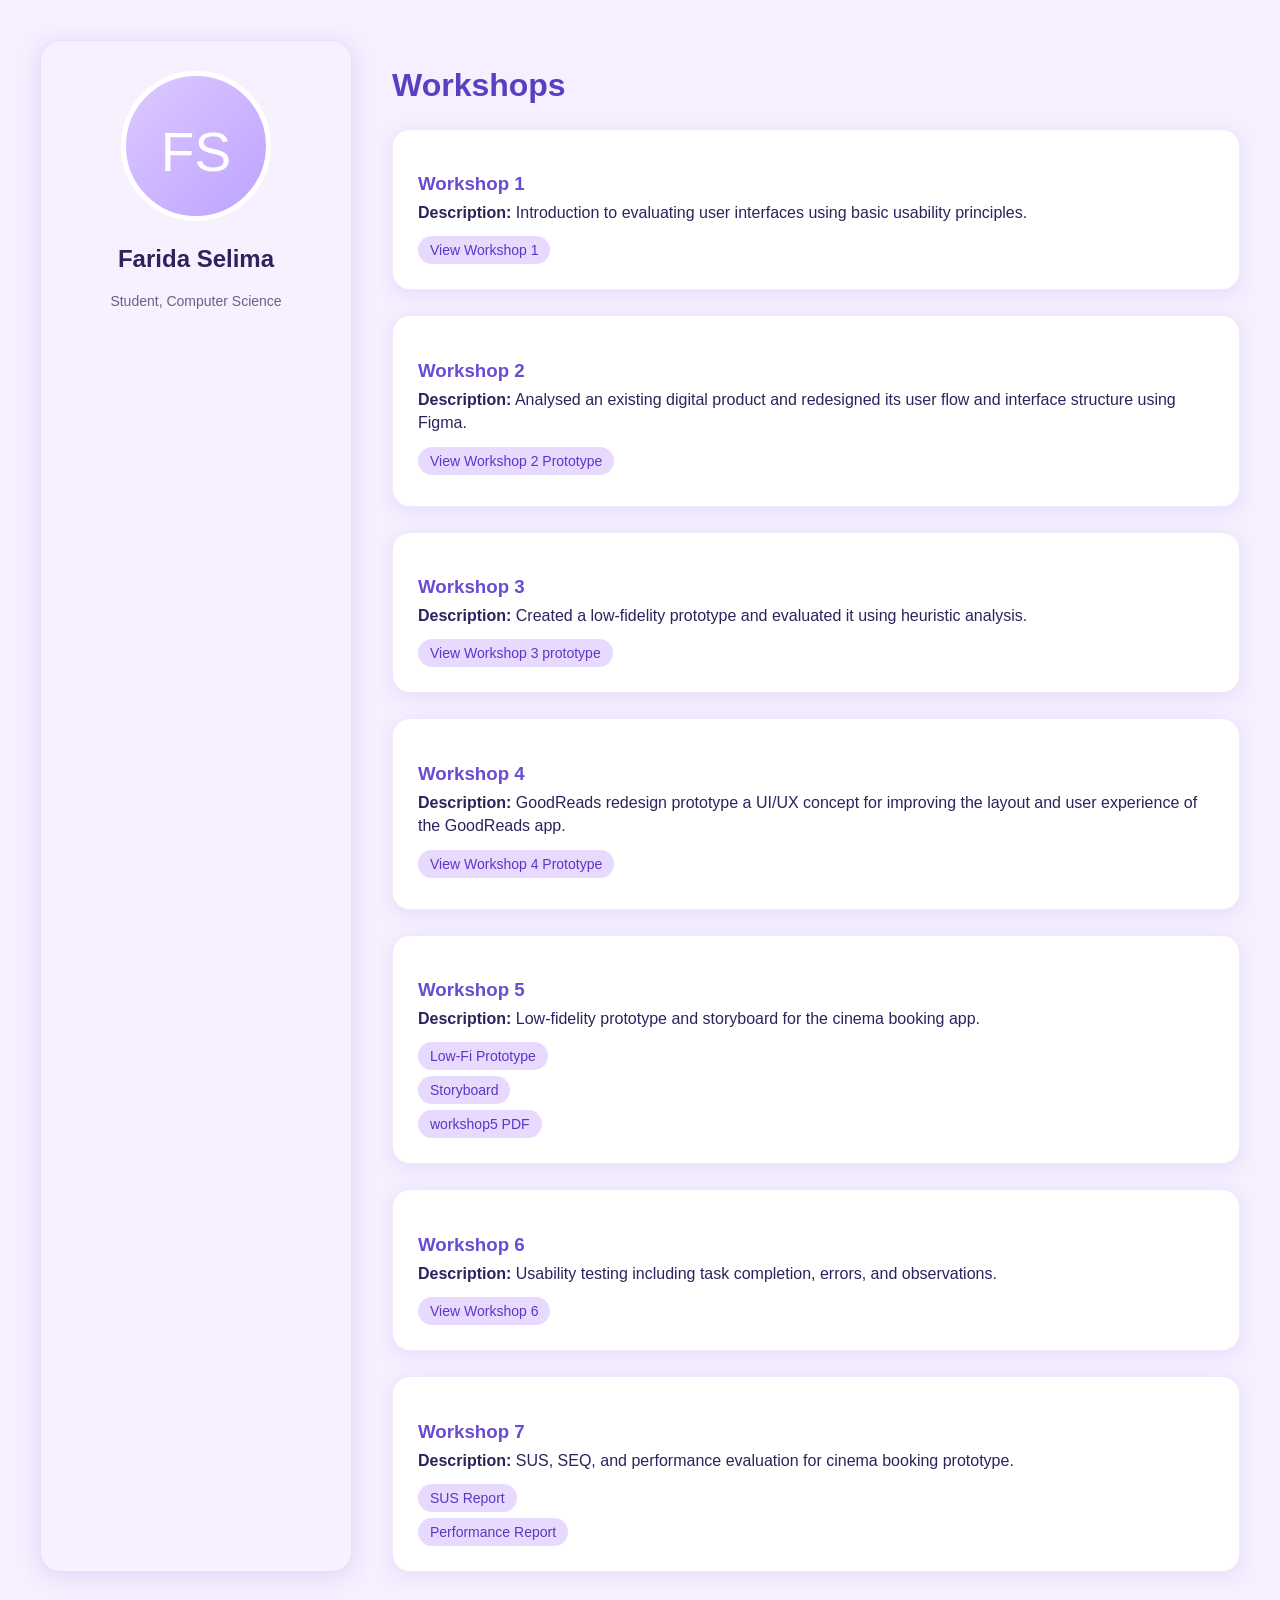
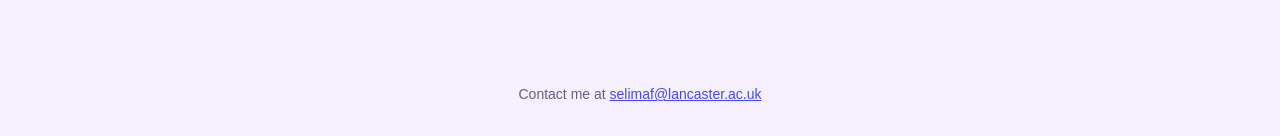
<file: index.html>
<!DOCTYPE html>
<html lang="en">
<head>
  <meta charset="UTF-8" />
  <meta name="viewport" content="width=device-width, initial-scale=1.0" />
  <title>Farida Selima — Portfolio</title>
  <link rel="stylesheet" href="styles.css" />
</head>

<body>
  <div class="layout">

    <!-- Sidebar -->
    <aside class="sidebar">
      <div class="photo">
        <!-- Purple Avatar -->
        <svg viewBox="0 0 120 120" xmlns="http://www.w3.org/2000/svg">
          <defs>
            <linearGradient id="g" x1="0" y1="0" x2="1" y2="1">
              <stop offset="0%" stop-color="#decaff"/>
              <stop offset="100%" stop-color="#bda2ff"/>
            </linearGradient>
          </defs>
          <circle cx="60" cy="60" r="58" fill="url(#g)" stroke="#fff" stroke-width="4"/>
          <text x="50%" y="54%" text-anchor="middle" font-size="44" fill="#fff" dy=".35em">FS</text>
        </svg>
      </div>

      <h1 class="name">Farida Selima</h1>
      <p class="title">Student, Computer Science</p>
    </aside>

    <!-- Main Content -->
    <main class="content">
      <section class="workshops">
        <h2>Workshops</h2>

        <div class="grid">

          <!-- Workshop 1 -->
          <article class="workshop-card">
            <h3>Workshop 1</h3>
            <p><strong>Description:</strong> Introduction to evaluating user interfaces using basic usability principles.</p>
            <a href="workshop1.html" target="_blank">View Workshop 1</a>
          </article>

          <!-- Workshop 2 -->
          <article class="workshop-card">
            <h3>Workshop 2</h3>
            <p><strong>Description:</strong> Analysed an existing digital product and redesigned its user flow and interface structure using Figma.</p>
              <a href="https://www.figma.com/design/Ft95v7TeErPLOEwGShXO97/Portfolio-template---Edit-this-portfolio-and-export-it-as-HTML---Get-your-portfolio-live-in-no-time--Community-?node-id=11-2809&p=f&t=yHfVjQ8R6kwqFFsG-0"
                 target="_blank">View Workshop 2 Prototype</a>
            </p>
          </article>

          <!-- Workshop 3 -->
          <article class="workshop-card">
            <h3>Workshop 3</h3>
            <p><strong>Description:</strong> Created a low-fidelity prototype and evaluated it using heuristic analysis.</p>
            <a href="https://www.figma.com/design/zfmDLkWAmGN3jzNrg86eZ7" target="_blank">View Workshop 3 prototype</a>
          </article>

          <!-- Workshop 4 -->
         <article class="workshop-card">
          <h3>Workshop 4</h3>
          <p><strong>Description:</strong> GoodReads redesign prototype a UI/UX concept for improving the layout and user experience of the GoodReads app.</p>
            <a href="https://www.figma.com/design/6fiuWXrTXkoMcTL44Tgeuo/GoodReads-Redesign?node-id=1-2&p=f&t=y7NmKkRATYKwW1MF-0"
               target="_blank">View Workshop 4 Prototype</a>
          </p>
        </article>


          <!-- Workshop 5 -->
          <article class="workshop-card">
            <h3>Workshop 5</h3>
            <p><strong>Description:</strong> Low-fidelity prototype and storyboard for the cinema booking app.</p>
            <a href="low-fi.jpg" target="_blank">Low-Fi Prototype</a><br>
            <a href="storyboard.jpg" target="_blank">Storyboard</a><br>
            <a href="workshop5.pdf" target="_blank">workshop5 PDF</a>
          </article>

          <!-- Workshop 6 -->
          <article class="workshop-card">
            <h3>Workshop 6</h3>
            <p><strong>Description:</strong> Usability testing including task completion, errors, and observations.</p>
            <a href="https://www.figma.com/design/EO4mI0POC7leLDDDK6Pgrz" target="_blank">View Workshop 6</a>
          </article>

          <!-- Workshop 7 -->
          <article class="workshop-card">
            <h3>Workshop 7</h3>
            <p><strong>Description:</strong> SUS, SEQ, and performance evaluation for cinema booking prototype.</p>
            <a href="SUSfaridafinal.pdf" target="_blank">SUS Report</a><br>
            <a href="workshop7prt2.pdf" target="_blank">Performance Report</a>
          </article>

        </div>
      </section>
    </main>
  </div>

  <footer class="footer">
    <p>Contact me at <a href="mailto:selimaf@lancaster.ac.uk">selimaf@lancaster.ac.uk</a></p>
  </footer>

</body>
</html>
</file>
<file: styles.css>
/* GENERAL ----------------------------------------------------*/
body {
  margin: 0;
  font-family: "Inter", sans-serif;
  background: #f5efff; /* very light lavender */
  color: #2d225c;
}

.layout {
  display: flex;
  gap: 40px;
  padding: 40px;
}

/* SIDEBAR ----------------------------------------------------*/
.sidebar {
  width: 260px;
  background: #f7f1ff;
  border-radius: 20px;
  padding: 30px 25px;
  text-align: center;
  box-shadow: 0 4px 20px rgba(120, 70, 200, 0.15);
  border: 1px solid rgba(150, 120, 220, 0.15);
}

.sidebar svg {
  width: 150px;
  height: 150px;
  margin-bottom: 10px;
}

.name {
  font-size: 24px;
  margin-top: 10px;
}

.title {
  font-size: 14px;
  opacity: 0.7;
}

/* MAIN CONTENT ------------------------------------------------*/
.content {
  flex: 1;
}

.workshops h2 {
  font-size: 32px;
  margin-bottom: 25px;
  color: #5a3fc0;
}

.grid {
  display: flex;
  flex-direction: column; /* STACK vertically */
  gap: 25px;
}

/* WORKSHOP CARDS ---------------------------------------------*/
.workshop-card {
  background: white;
  padding: 25px;
  border-radius: 18px;
  box-shadow: 0 4px 18px rgba(120, 70, 200, 0.1);
  border: 1px solid rgba(150, 120, 220, 0.15);
}

.workshop-card h3 {
  color: #6a4cd4;
  margin-bottom: 6px;
}

.workshop-card p {
  margin: 6px 0;
  line-height: 1.45;
}

.workshop-card a {
  display: inline-block;
  margin-top: 6px;
  padding: 6px 12px;
  border-radius: 40px;
  background: #e8d9ff;
  color: #5b36c8;
  font-size: 14px;
  text-decoration: none;
  transition: 0.2s ease;
}

.workshop-card a:hover {
  background: #d4c1ff;
}

/* FOOTER ------------------------------------------------------*/
.footer {
  text-align: center;
  font-size: 14px;
  margin-top: 40px;
  padding: 20px;
  opacity: 0.7;
}
</file>
